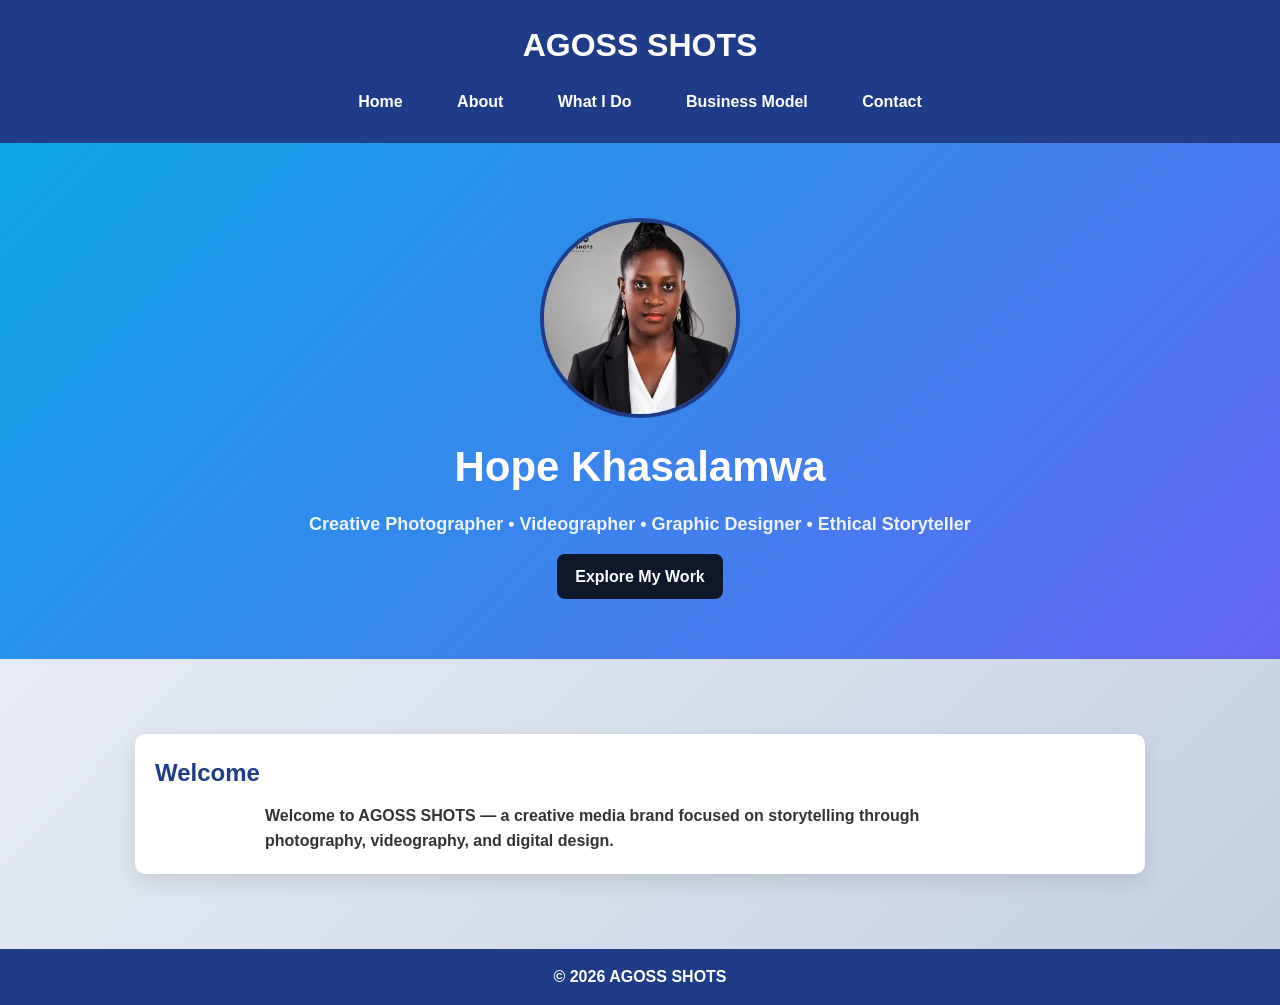
<file: final/index.html>
<!DOCTYPE html>
<html>
<head>
    <title>AGOSS SHOTS</title>
    <link rel="stylesheet" href="style.css">
</head>
<body>

<header>
    <h1>AGOSS SHOTS</h1>
    <nav>
        <a href="index.html">Home</a>
        <a href="about.html">About</a>
        <a href="whatido.html">What I Do</a>
        <a href="businessmodel.html">Business Model</a>
        <a href="contact.html">Contact</a>
    </nav>
</header>

<section class="hero">

    <!-- ROUND PROFILE IMAGE -->
    <img src="HOPE .png" width="300" class="profile-home" alt="Profile">

    <h1>Hope Khasalamwa</h1>
    <p>
        Creative Photographer • Videographer • Graphic Designer • Ethical Storyteller
    </p>

    <a href="about.html" class="btn">Explore My Work</a>

</section>

<div class="container">

    <div class="card">
        <h2>Welcome</h2>
        <p>
            Welcome to AGOSS SHOTS — a creative media brand focused on
            storytelling through photography, videography, and digital design.
        </p>
    </div>

</div>

<footer>
    <p>© 2026 AGOSS SHOTS</p>
</footer>

</body>
</html>
</file>
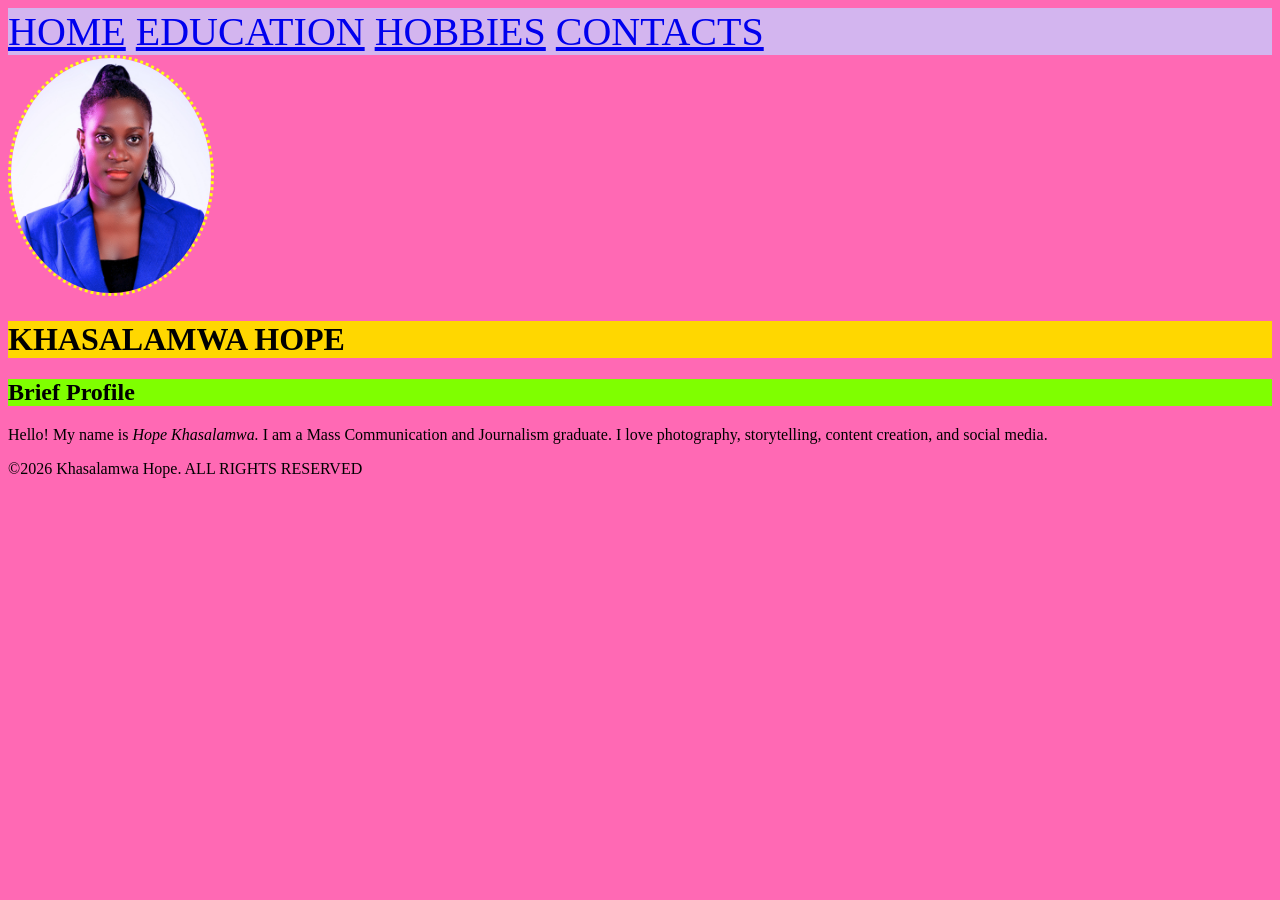
<file: HopeK/index.html>
<!DOCTYPE html>
<html>

<head>
    <title>My Personal Profile</title>
    <link rel="stylesheet" href="style.css">
</head>

<body>
<nav>
<a href="index.html">HOME</a>
<a href="education.html">EDUCATION</a>
<a href="hobbies.html">HOBBIES</a>
<a href="contacts.html">CONTACTS</a>
</nav>

    <img src="Hope.png" width="200"/>

    <h1>KHASALAMWA HOPE</h1>

    <h2>Brief Profile</h2>

    <p>
       Hello! My name is <i>Hope Khasalamwa.</i>
        I am a Mass Communication and Journalism graduate.
        I love photography, storytelling, content creation,
        and social media.
    </p>

    <footer><p>&copy;2026 Khasalamwa Hope. ALL RIGHTS RESERVED</p></footer>

</body>

</html>
</file>
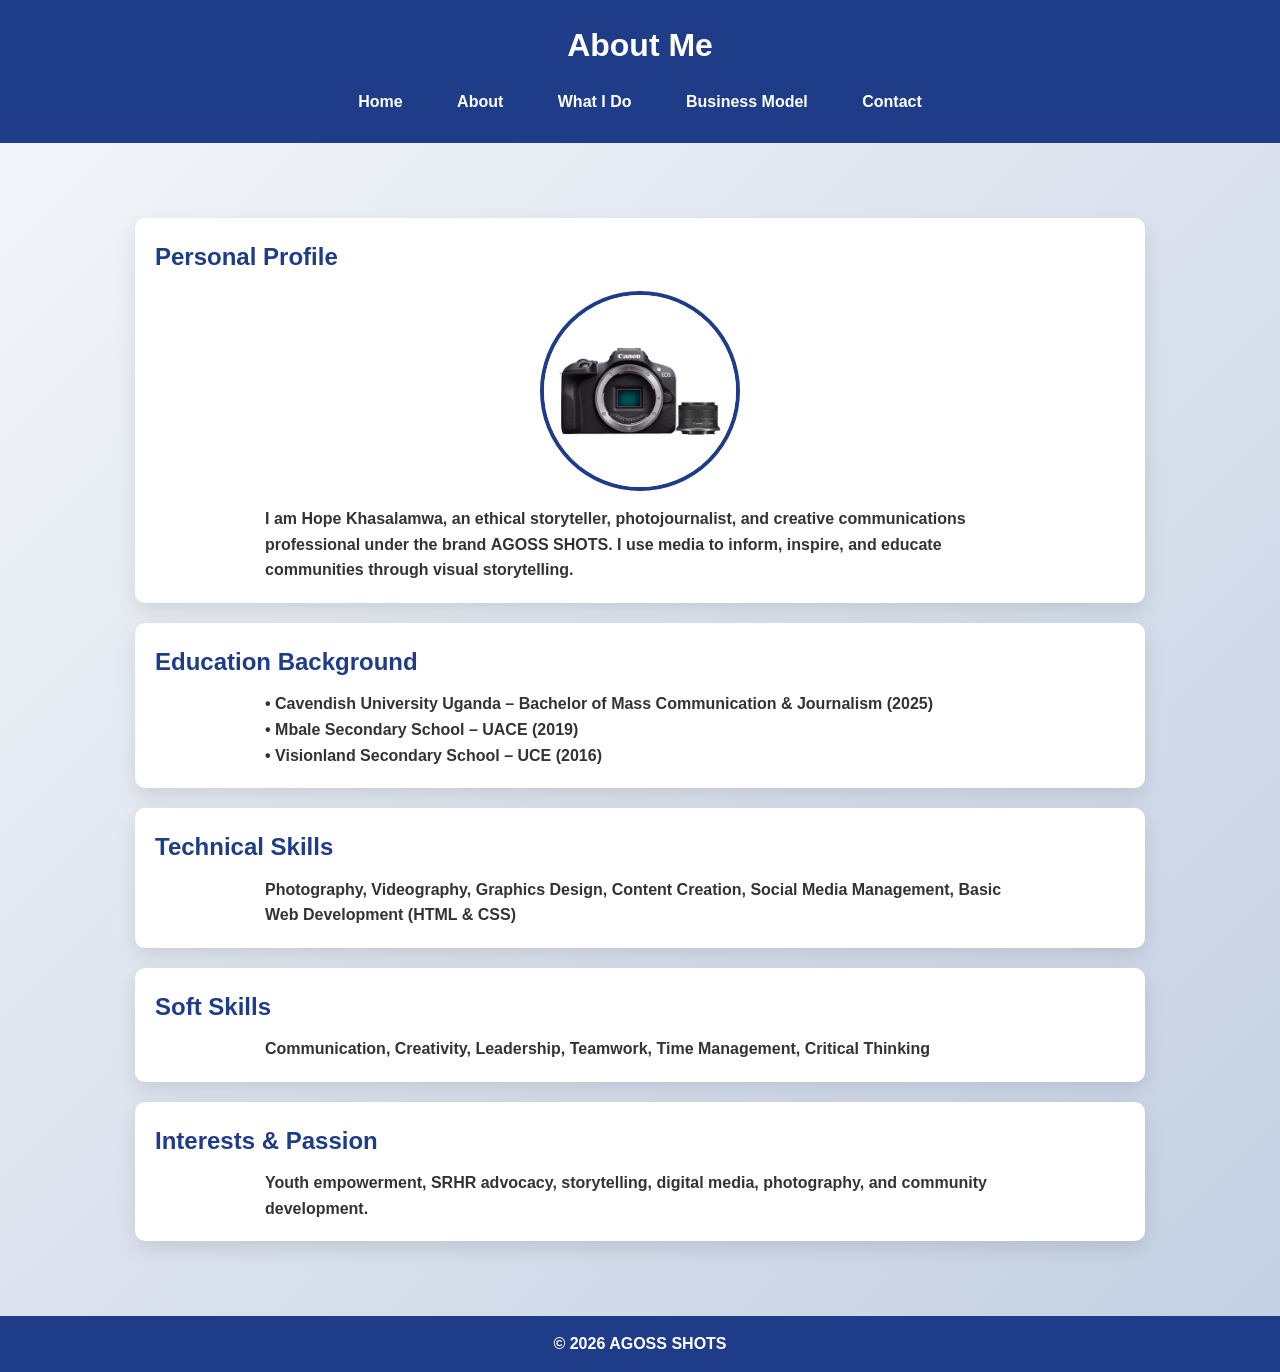
<file: final/about.html>
<!DOCTYPE html>
<html>
<head>
    <title>About Me - AGOSS SHOTS</title>
    <link rel="stylesheet" href="style.css">
</head>
<body>

<header>
    <h1>About Me</h1>

    <nav>
        <a href="index.html">Home</a>
        <a href="about.html">About</a>
        <a href="whatido.html">What I Do</a>
        <a href="businessmodel.html">Business Model</a>
        <a href="contact.html">Contact</a>
    </nav>
</header>

<div class="container">

    <!-- PROFILE SECTION -->
    <div class="card">
        <h2>Personal Profile</h2>
        <img src="Agoss.png" width="300" class="profile-home" alt="Profile">

        <p>
            I am <b>Hope Khasalamwa</b>, an ethical storyteller, photojournalist,
            and creative communications professional under the brand <b>AGOSS SHOTS</b>.
            I use media to inform, inspire, and educate communities through visual storytelling.
        </p>
    </div>

    <!-- EDUCATION -->
    <div class="card">
        <h2>Education Background</h2>

        <p>
            • Cavendish University Uganda – Bachelor of Mass Communication & Journalism (2025)<br>
            • Mbale Secondary School – UACE (2019)<br>
            • Visionland Secondary School – UCE (2016)
        </p>
    </div>

    <!-- SKILLS -->
    <div class="card">
        <h2>Technical Skills</h2>

        <p>
            Photography, Videography, Graphics Design, Content Creation,
            Social Media Management, Basic Web Development (HTML & CSS)
        </p>
    </div>

    <!-- SOFT SKILLS -->
    <div class="card">
        <h2>Soft Skills</h2>

        <p>
            Communication, Creativity, Leadership, Teamwork, Time Management,
            Critical Thinking
        </p>
    </div>

    <!-- INTERESTS -->
    <div class="card">
        <h2>Interests & Passion</h2>

        <p>
            Youth empowerment, SRHR advocacy, storytelling, digital media,
            photography, and community development.
        </p>
    </div>

</div>

<footer>
    <p>© 2026 AGOSS SHOTS</p>
</footer>

</body>
</html>
</file>
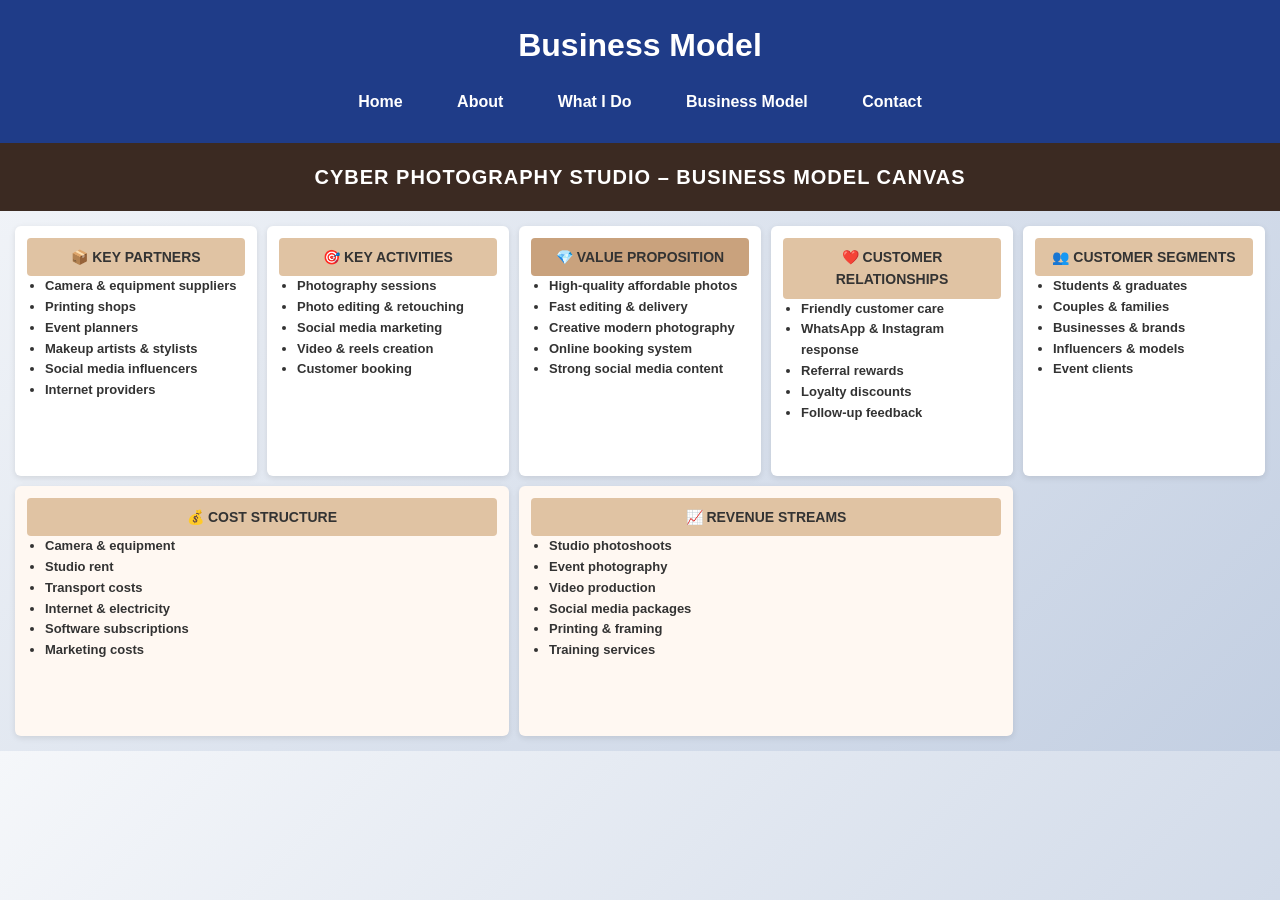
<file: final/businessmodel.html>
<!DOCTYPE html>
<html>
<head>
    <title>Cyber Photography Studio - Business Model Canvas</title>
    <link rel="stylesheet" href="style.css">
</head>

<body>
    <header>
<h1>Business Model</h1>
         <nav>
        <a href="index.html">Home</a>
        <a href="about.html">About</a>
        <a href="whatido.html">What I Do</a>
        <a href="businessmodel.html">Business Model</a>
        <a href="contact.html">Contact</a>
    </nav>
    </header>

<div class="title-bar">
    CYBER PHOTOGRAPHY STUDIO – BUSINESS MODEL CANVAS
</div>

<div class="canvas">

    <!-- TOP ROW -->
    <div class="box">
        <h3>📦 KEY PARTNERS</h3>
        <ul>
            <li>Camera & equipment suppliers</li>
            <li>Printing shops</li>
            <li>Event planners</li>
            <li>Makeup artists & stylists</li>
            <li>Social media influencers</li>
            <li>Internet providers</li>
        </ul>
    </div>

    <div class="box">
        <h3>🎯 KEY ACTIVITIES</h3>
        <ul>
            <li>Photography sessions</li>
            <li>Photo editing & retouching</li>
            <li>Social media marketing</li>
            <li>Video & reels creation</li>
            <li>Customer booking</li>
        </ul>
    </div>

    <div class="box highlight">
        <h3>💎 VALUE PROPOSITION</h3>
        <ul>
            <li>High-quality affordable photos</li>
            <li>Fast editing & delivery</li>
            <li>Creative modern photography</li>
            <li>Online booking system</li>
            <li>Strong social media content</li>
        </ul>
    </div>

    <div class="box">
        <h3>❤️ CUSTOMER RELATIONSHIPS</h3>
        <ul>
            <li>Friendly customer care</li>
            <li>WhatsApp & Instagram response</li>
            <li>Referral rewards</li>
            <li>Loyalty discounts</li>
            <li>Follow-up feedback</li>
        </ul>
    </div>

    <div class="box">
        <h3>👥 CUSTOMER SEGMENTS</h3>
        <ul>
            <li>Students & graduates</li>
            <li>Couples & families</li>
            <li>Businesses & brands</li>
            <li>Influencers & models</li>
            <li>Event clients</li>
        </ul>
    </div>

    <!-- BOTTOM ROW -->
    <div class="box bottom">
        <h3>💰 COST STRUCTURE</h3>
        <ul>
            <li>Camera & equipment</li>
            <li>Studio rent</li>
            <li>Transport costs</li>
            <li>Internet & electricity</li>
            <li>Software subscriptions</li>
            <li>Marketing costs</li>
        </ul>
    </div>

    <div class="box bottom">
        <h3>📈 REVENUE STREAMS</h3>
        <ul>
            <li>Studio photoshoots</li>
            <li>Event photography</li>
            <li>Video production</li>
            <li>Social media packages</li>
            <li>Printing & framing</li>
            <li>Training services</li>
        </ul>
    </div>

</div>

</body>
</html>
</file>
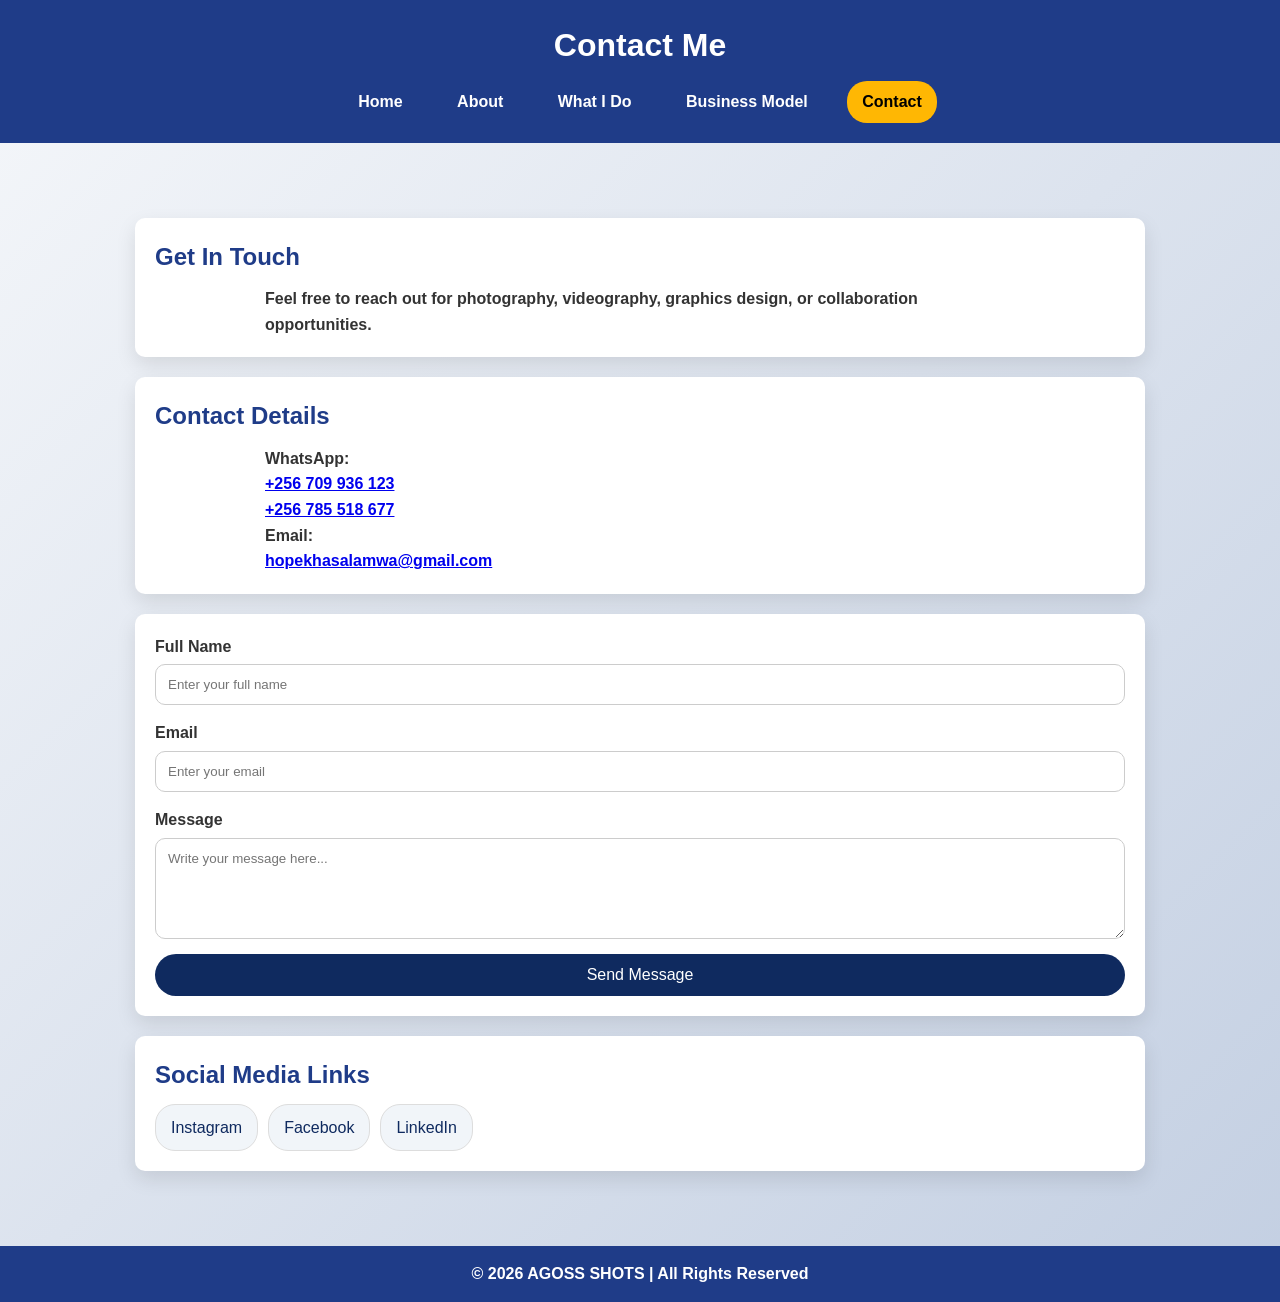
<file: final/contact.html>
<!DOCTYPE html>
<html lang="en">
<head>
    <meta charset="UTF-8">
    <title>Contact - AGOSS SHOTS</title>
    <link rel="stylesheet" href="style.css">
</head>

<body>

<!-- HEADER -->
<header>
    <h1>Contact Me</h1>

    <nav>
        <a href="index.html">Home</a>
        <a href="about.html">About</a>
        <a href="whatido.html">What I Do</a>
        <a href="businessmodel.html">Business Model</a>
        <a href="contact.html" class="active">Contact</a>
    </nav>
</header>

<!-- MAIN CONTENT -->
<main class="container">

    <!-- CONTACT INTRO -->
    <section class="card">
        <h2>Get In Touch</h2>
        <p>
            Feel free to reach out for photography, videography,
            graphics design, or collaboration opportunities.
        </p>
    </section>

    <!-- CONTACT DETAILS -->
    <section class="card">
        <h2>Contact Details</h2>

        <p><strong>WhatsApp:</strong></p>
        <p>
            <a href="https://wa.me/256709936123" target="_blank">+256 709 936 123</a><br>
            <a href="https://wa.me/256785518677" target="_blank">+256 785 518 677</a>
        </p>

        <p><strong>Email:</strong></p>
        <p>
            <a href="mailto:hopekhasalamwa@gmail.com">
                hopekhasalamwa@gmail.com
            </a>
        </p>
    </section>

    <!-- CONTACT FORM -->
    <section class="card form-card">
       <form action="https://formspree.io/f/xxxxxx" method="POST">

    <label>Full Name</label>
    <input type="text" name="name" placeholder="Enter your full name" required>

    <label>Email</label>
    <input type="email" name="email" placeholder="Enter your email" required>

    <label>Message</label>
    <textarea name="message" rows="5" placeholder="Write your message here..." required></textarea>

    <button type="submit">Send Message</button>
</form>
    </section>

    <!-- SOCIAL MEDIA -->
    <section class="card">
        <h2>Social Media Links</h2>

        <div class="social-links">
            <a href="https://www.instagram.com/khasalamwa_hope" target="_blank">Instagram</a>
            <a href="https://www.facebook.com/profile.php?id=100004660636296" target="_blank">Facebook</a>
            <a href="https://www.linkedin.com/in/hope-khasalamwa-84884838a/" target="_blank">LinkedIn</a>
        </div>
    </section>

</main>

<!-- FOOTER -->
<footer>
    <p>© 2026 AGOSS SHOTS | All Rights Reserved</p>
</footer>

</body>
</html>
</file>
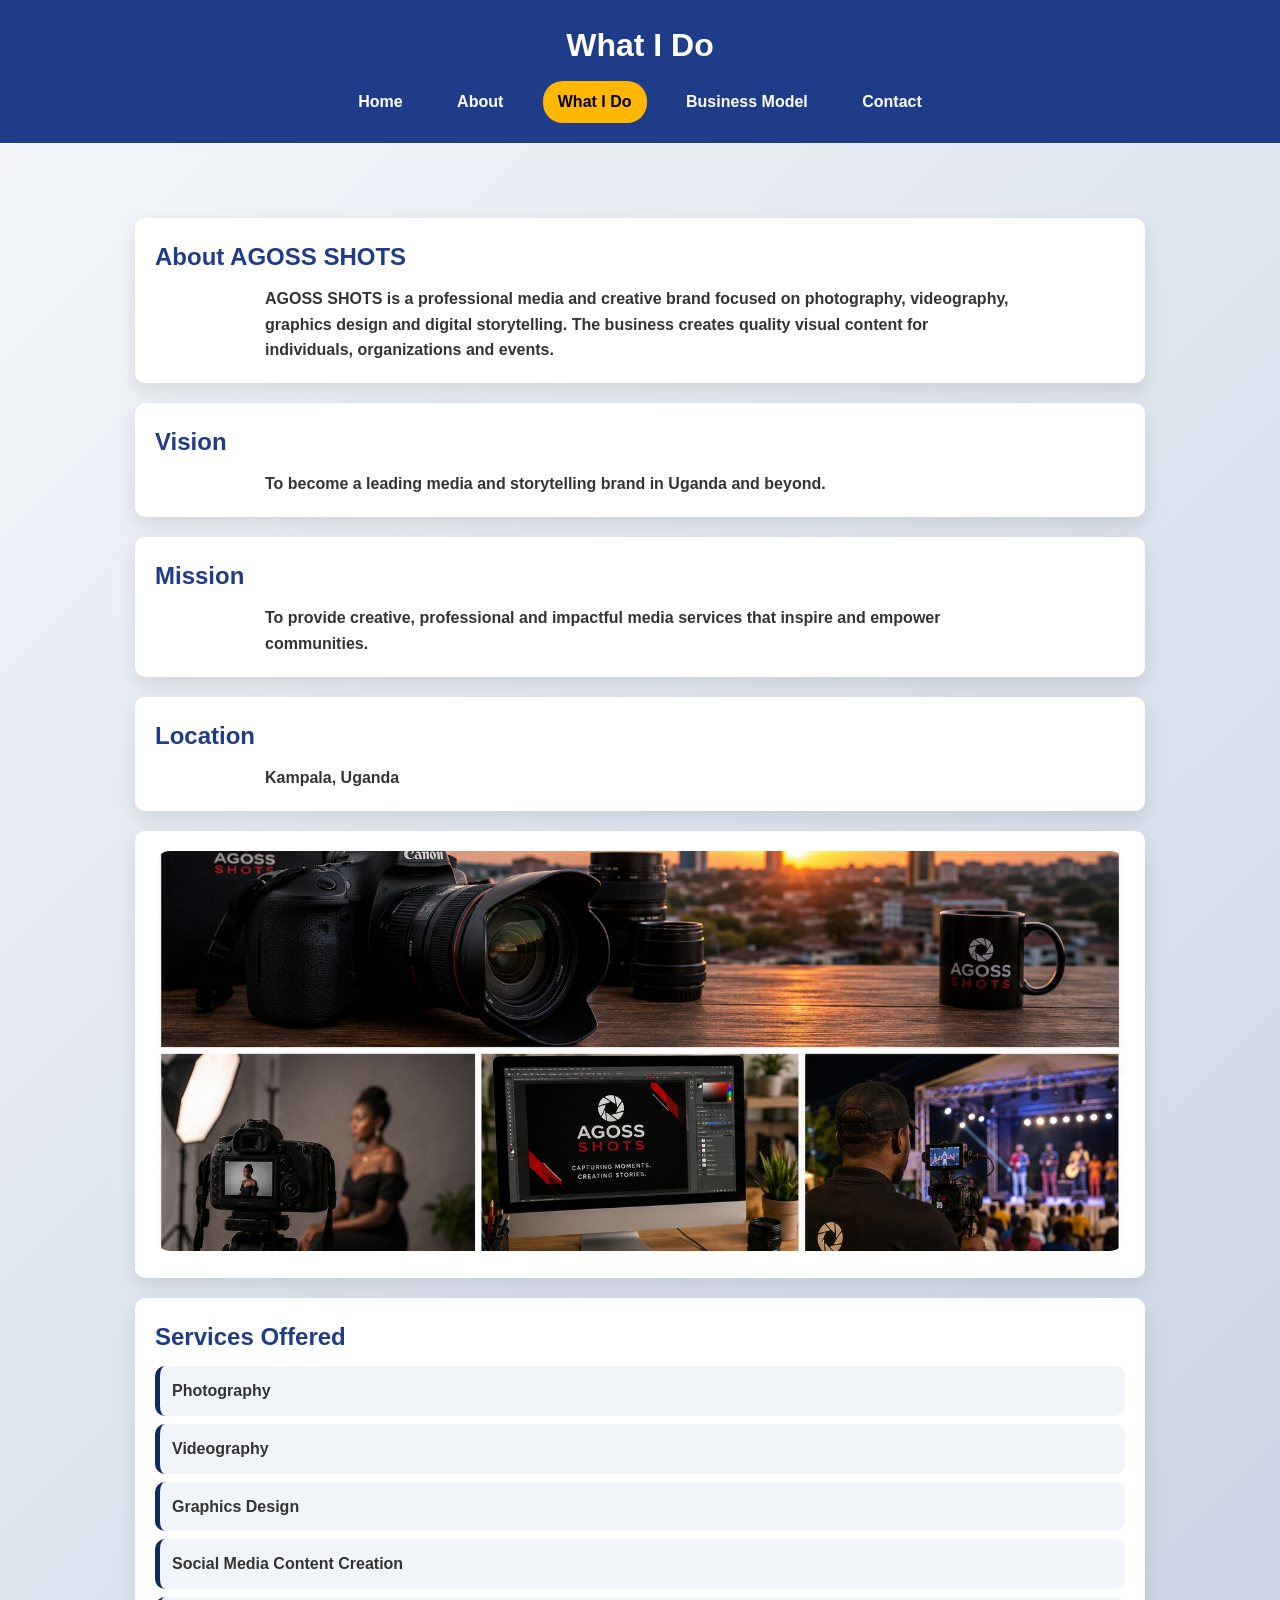
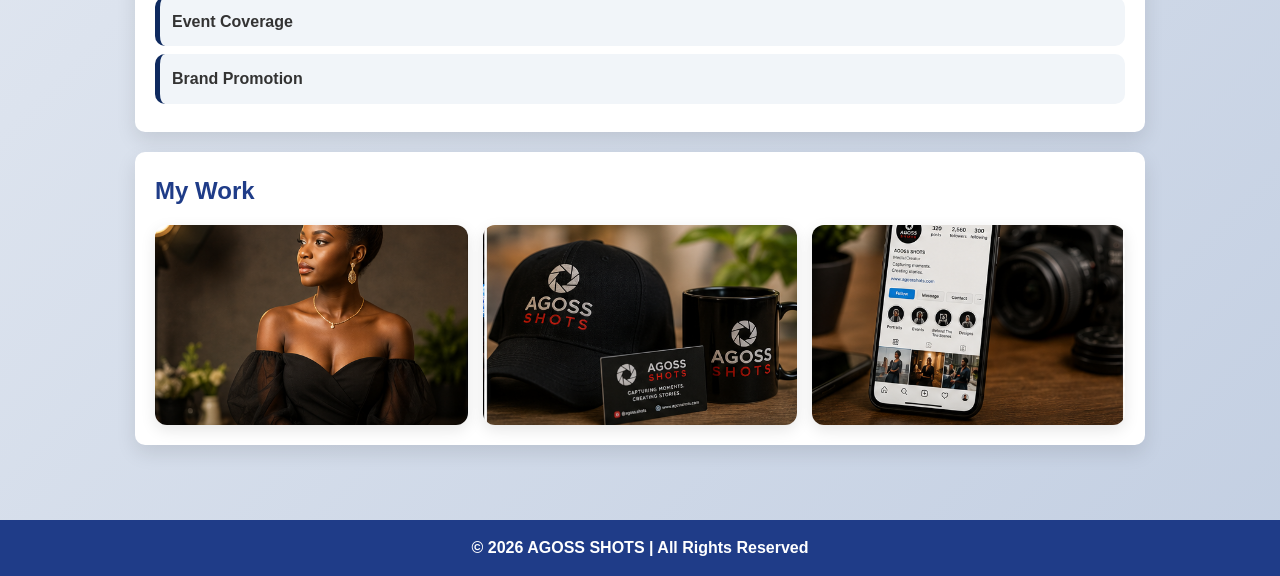
<file: final/whatido.html>
<!DOCTYPE html>
<html lang="en">
<head>
    <meta charset="UTF-8">
    <title>What I Do - AGOSS SHOTS</title>
    <link rel="stylesheet" href="style.css">
</head>

<body>

<!-- HEADER -->
<header>
    <h1>What I Do</h1>

    <nav>
        <a href="index.html">Home</a>
        <a href="about.html">About</a>
        <a href="whatido.html" class="active">What I Do</a>
        <a href="businessmodel.html">Business Model</a>
        <a href="contact.html">Contact</a>
    </nav>
</header>

<!-- MAIN CONTENT -->
<main class="container">

    <!-- ABOUT BRAND -->
    <section class="card">
        <h2>About AGOSS SHOTS</h2>
        <p>
            AGOSS SHOTS is a professional media and creative brand focused on
            photography, videography, graphics design and digital storytelling.
            The business creates quality visual content for individuals,
            organizations and events.
        </p>
    </section>

    <!-- VISION -->
    <section class="card">
        <h2>Vision</h2>
        <p>To become a leading media and storytelling brand in Uganda and beyond.</p>
    </section>

    <!-- MISSION -->
    <section class="card">
        <h2>Mission</h2>
        <p>
            To provide creative, professional and impactful media services that
            inspire and empower communities.
        </p>
    </section>

    <!-- LOCATION -->
    <section class="card">
        <h2>Location</h2>
        <p>Kampala, Uganda</p>
    </section>

    <!-- BANNER IMAGE -->
    <section class="card image-card">
        <img src="agoss 3.png" alt="Photography Work" class="banner-image">
    </section>

    <!-- SERVICES -->
    <section class="card">
        <h2>Services Offered</h2>
        <ul class="services-list">
            <li>Photography</li>
            <li>Videography</li>
            <li>Graphics Design</li>
            <li>Social Media Content Creation</li>
            <li>Event Coverage</li>
            <li>Brand Promotion</li>
        </ul>
    </section>

    <!-- GALLERY -->
    <section class="card">
        <h2>My Work</h2>

        <div class="gallery">
            <img src="Agoss Photography.png" alt="Photography Work">
            <img src="Agoss Graphics.png" alt="Graphics Design">
            <img src="Agoss Content Creation.png" alt="Content Creation">
        </div>
    </section>

</main>

<!-- FOOTER -->
<footer>
    <p>© 2026 AGOSS SHOTS | All Rights Reserved</p>
</footer>

</body>
</html>
</file>
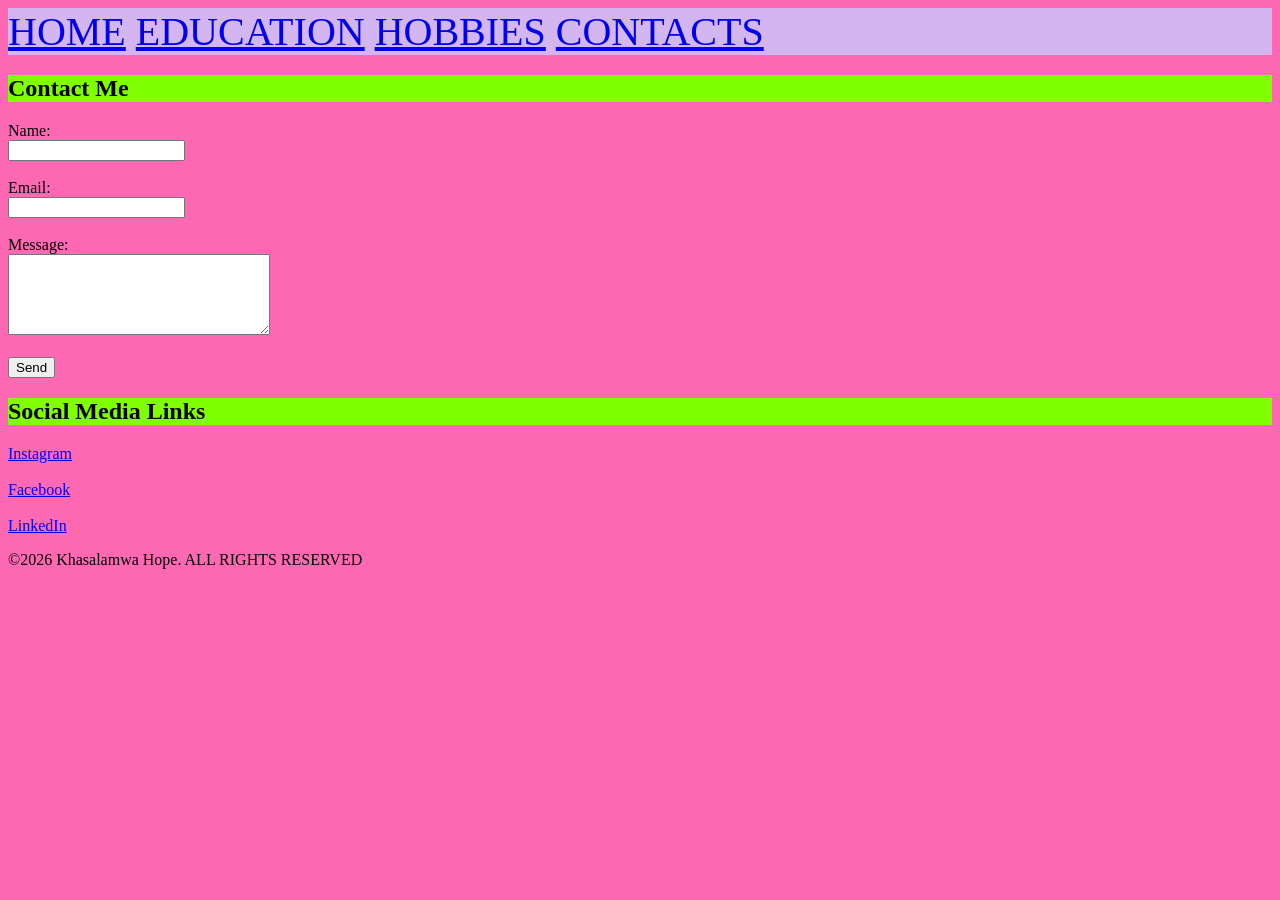
<file: HopeK/contacts.html>
<!DOCTYPE html>
<html>

<head>
    <title>My Personal Profile</title>
    <link rel="stylesheet" href="style.css">
</head>

<body>
<nav>
<a href="index.html">HOME</a>
<a href="education.html">EDUCATION</a>
<a href="hobbies.html">HOBBIES</a>
<a href="contacts.html">CONTACTS</a>
</nav>

    <h2>Contact Me</h2>

   <form>

    <label>Name:</label><br>
    <input type="text"><br><br>

    <label>Email:</label><br>
    <input type="email"><br><br>

    <label>Message:</label><br>
    <textarea rows="5" cols="30"></textarea><br><br>

    <button>Send</button>

</form>

    <h2>Social Media Links</h2>

    <a href="https://www.instagram.com/khasalamwa_hope?utm_source=ig_web_button_share_sheet&igsh=ZDNlZDc0MzIxNw==">Instagram</a>

    <br><br>

    <a href="https://www.facebook.com/profile.php?id=100004660636296">Facebook</a>

    <br><br>

    <a href="https://www.linkedin.com/in/hope-khasalamwa-84884838a/">LinkedIn</a>

    <footer><p>&copy;2026 Khasalamwa Hope. ALL RIGHTS RESERVED</p></footer>

</body>

</html>
</file>
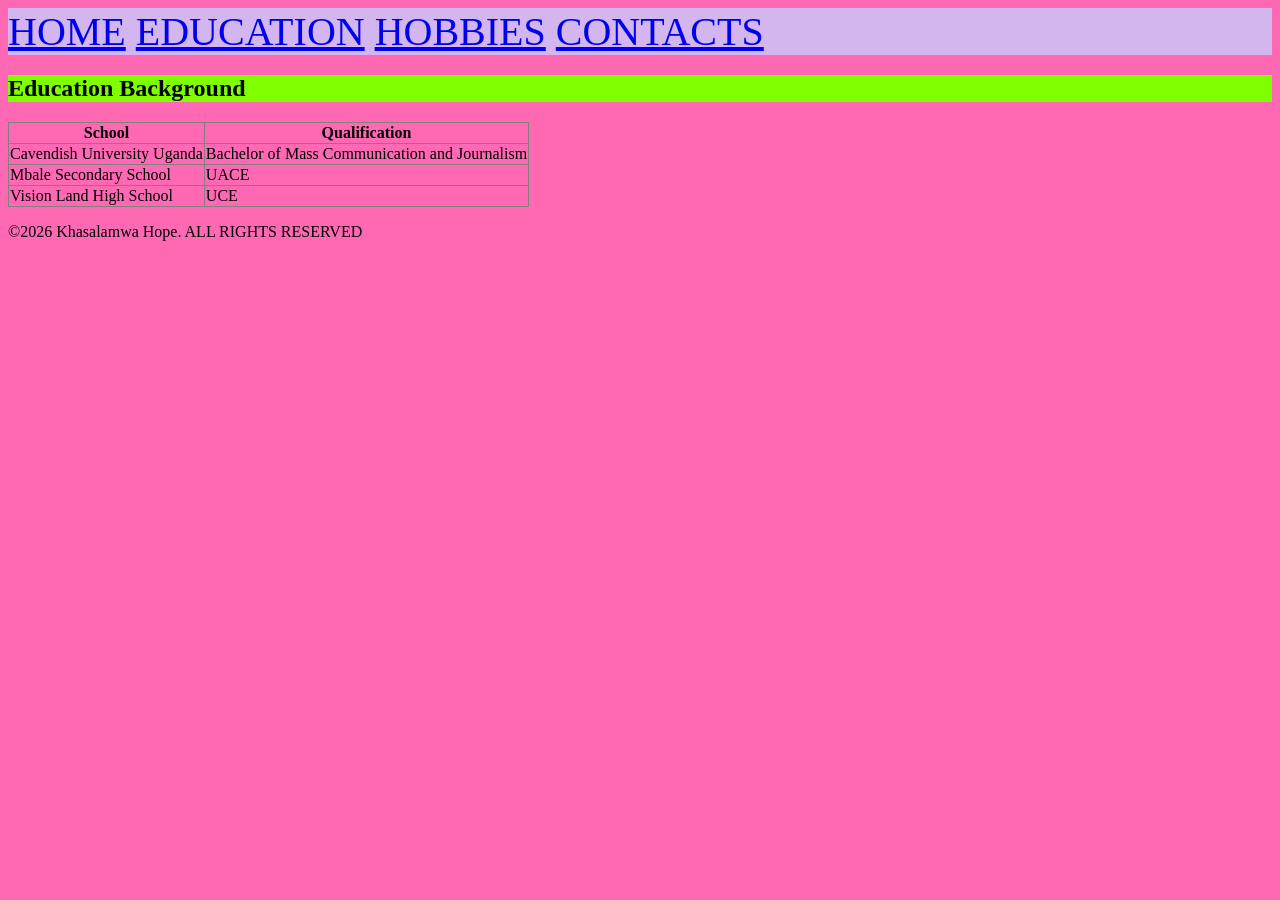
<file: HopeK/education.html>
<!DOCTYPE html>
<html>

<head>
    <title>My Personal Profile</title>
    <link rel="stylesheet" href="style.css">
</head>

<body>
<nav>
<a href="index.html">HOME</a>
<a href="education.html">EDUCATION</a>
<a href="hobbies.html">HOBBIES</a>
<a href="contacts.html">CONTACTS</a>
</nav>

    <h2>Education Background</h2>

    <table border="1" style="border-collapse: collapse;">

        <tr>
            <th>School</th>
            <th>Qualification</th>
        </tr>

        <tr>
            <td>Cavendish University Uganda</td>
            <td>Bachelor of Mass Communication and Journalism</td>
        </tr>

        <tr>
            <td>Mbale Secondary School</td>
            <td>UACE</td>
        </tr>

        <tr>
            <td>Vision Land High School</td>
            <td>UCE</td>
        </tr>
</table>
    <footer><p>&copy;2026 Khasalamwa Hope. ALL RIGHTS RESERVED</p></footer>

</body>

</html>
</file>
<file: final/style.css>
body {
    font-weight: 600;
}

nav a:hover {
    color: #38bdf8;
}

/* MAIN CONTAINER (FIX TEXT GOING FULL SCREEN) */
.container {
    max-width: 900px;
    margin: auto;
    padding: 25px;
}

/* CARD DESIGN */
.card {
    background: white;
    padding: 20px;
    margin: 20px 0;
    border-radius: 12px;
    box-shadow: 0 5px 15px rgba(0,0,0,0.08);
}

/* HERO SECTION */
.hero {
    text-align: center;
    padding: 70px 20px;
    background: linear-gradient(135deg, #0ea5e9, #6366f1);
    color: white;
}

.hero h1 {
    font-size: 42px;
    margin-bottom: 10px;
}

.hero p {
    font-size: 18px;
    opacity: 0.9;
}

/* ROUND IMAGE (HOME PAGE) */
.profile-home {
    width: 170px;
    height: 170px;
    border-radius: 50%;
    object-fit: cover;
    border: 5px solid white;
    margin-bottom: 15px;
}

/* BUTTON */
.btn {
    display: inline-block;
    padding: 10px 18px;
    background: #0f172a;
    color: white;
    text-decoration: none;
    border-radius: 8px;
    margin-top: 15px;
}

.btn:hover {
    background: #38bdf8;
}

/* TEXT CONTROL (PREVENT WORDS STRETCHING ACROSS SCREEN) */
p {
    max-width: 750px;
    margin: auto;
}

/* FOOTER */
footer {
    background: #0f172a;
    color: white;
    text-align: center;
    padding: 20px;
    margin-top: 40px;
}

body {
    font-family: Arial, sans-serif;
    margin: 0;
    background: #f2f2f2;
}

/* TITLE BAR */
.title-bar {
    background: #3b2a22;
    color: white;
    text-align: center;
    padding: 18px;
    font-size: 20px;
    font-weight: bold;
    letter-spacing: 1px;
}

/* MAIN GRID */
.canvas {
    display: grid;
    grid-template-columns: repeat(5, 1fr);
    gap: 10px;
    padding: 15px;
}

/* BOX DESIGN */
.box {
    background: white;
    padding: 12px;
    border-radius: 6px;
    box-shadow: 0 2px 6px rgba(0,0,0,0.1);
    min-height: 250px;
}

/* HEADINGS */
.box h3 {
    margin-top: 0;
    font-size: 14px;
    text-align: center;
    padding: 8px;
    background: #e0c3a3;
    border-radius: 4px;
}

/* LIST STYLE */
.box ul {
    padding-left: 18px;
    font-size: 13px;
}

/* SPECIAL CENTER VALUE PROPOSITION */
.highlight h3 {
    background: #c9a27d;
}

/* POSITIONING LIKE REAL CANVAS */
.box:nth-child(1) { grid-column: 1; }
.box:nth-child(2) { grid-column: 2; }
.box:nth-child(3) { grid-column: 3; }
.box:nth-child(4) { grid-column: 4; }
.box:nth-child(5) { grid-column: 5; }

/* BOTTOM ROW */
.bottom {
    grid-column: span 2;
    background: #fff8f2;
}

/* RESET */
* {
    margin: 0;
    padding: 0;
    box-sizing: border-box;
    font-family: Arial, Helvetica, sans-serif;
}

/* BODY */
body {
    background: linear-gradient(135deg, #f5f7fa, #c3cfe2);
    color: #333;
    line-height: 1.6;
}

/* HEADER */
header {
    background: #1f3c88;
    color: white;
    padding: 20px;
    text-align: center;
}

/* NAVIGATION */
nav {
    margin-top: 10px;
}

nav a {
    text-decoration: none;
    color: white;
    margin: 0 10px;
    padding: 8px 15px;
    border-radius: 20px;
    transition: 0.3s ease;
    display: inline-block;
}

nav a:hover {
    background: #ffcc00;
    color: #000;
}

/* CONTAINER */
.container {
    width: 90%;
    max-width: 1100px;
    margin: 30px auto;
}

/* CARDS */
.card {
    background: white;
    padding: 20px;
    margin-bottom: 20px;
    border-radius: 15px;
    box-shadow: 0 8px 20px rgba(0,0,0,0.1);
    transition: transform 0.3s ease;
}

.card:hover {
    transform: translateY(-5px);
}

/* HEADINGS */
.card h2 {
    color: #1f3c88;
    margin-bottom: 10px;
}

/* PROFILE IMAGE */
.profile-home {
    width: 150px;
    height: 150px;
    border-radius: 50%;
    object-fit: cover;
    display: block;
    margin: 15px auto;
    border: 4px solid #1f3c88;
}

/* TEXT */
.card p {
    font-size: 16px;
}

/* FOOTER */
footer {
    text-align: center;
    padding: 15px;
    background: #1f3c88;
    color: white;
    margin-top: 20px;
}

/* RESPONSIVE DESIGN */
@media (max-width: 768px) {
    nav a {
        display: block;
        margin: 8px auto;
    }

    .card {
        padding: 15px;
    }
}

/* ACTIVE NAV */
nav a.active {
    background: #ffb703;
    color: black;
}

/* IMAGE BANNER */
.banner-image {
    width: 100%;
    max-height: 400px;
    object-fit: cover;
    border-radius: 15px;
}

/* SERVICES LIST */
.services-list {
    list-style: none;
    padding-left: 0;
}

.services-list li {
    background: #f1f5f9;
    margin: 8px 0;
    padding: 12px;
    border-radius: 10px;
    border-left: 5px solid #0f2a5f;
}

/* GALLERY */
.gallery {
    display: grid;
    grid-template-columns: repeat(auto-fit, minmax(220px, 1fr));
    gap: 15px;
    margin-top: 15px;
}

.gallery img {
    width: 100%;
    height: 200px;
    object-fit: cover;
    border-radius: 12px;
    transition: 0.3s ease;
    box-shadow: 0 5px 15px rgba(0,0,0,0.1);
}

.gallery img:hover {
    transform: scale(1.05);
}

/* IMAGE CARD */
.image-card {
    padding: 10px;
}

/* SECTION SPACING IMPROVEMENT */
section {
    margin-bottom: 20px;
}

/* FORM CARD */
.form-card form {
    display: flex;
    flex-direction: column;
}

/* INPUT FIELDS */
form input,
form textarea {
    width: 100%;
    padding: 12px;
    margin-top: 5px;
    margin-bottom: 15px;
    border: 1px solid #ccc;
    border-radius: 10px;
    outline: none;
    transition: 0.3s;
}

form input:focus,
form textarea:focus {
    border-color: #0f2a5f;
    box-shadow: 0 0 5px rgba(15, 42, 95, 0.3);
}

/* BUTTON */
form button {
    background: #0f2a5f;
    color: white;
    padding: 12px;
    border: none;
    border-radius: 25px;
    cursor: pointer;
    transition: 0.3s;
    font-size: 16px;
}

form button:hover {
    background: #ffb703;
    color: black;
}

/* SOCIAL LINKS */
.social-links {
    display: flex;
    gap: 10px;
    flex-wrap: wrap;
}

.social-links a {
    text-decoration: none;
    background: #f1f5f9;
    padding: 10px 15px;
    border-radius: 20px;
    color: #0f2a5f;
    font-weight: 500;
    transition: 0.3s;
    border: 1px solid #ddd;
}

.social-links a:hover {
    background: #0f2a5f;
    color: white;
}

.hero {
    text-align: center;
    padding: 60px 20px;
    animation: fadeIn 1.5s ease-in-out;
}

@keyframes fadeIn {
    from {
        opacity: 0;
        transform: translateY(30px);
    }
    to {
        opacity: 1;
        transform: translateY(0);
    }
}

.profile-home {
    width: 200px;
    height: 200px;
    border-radius: 50%;
    object-fit: cover;
    animation: zoomIn 1.2s ease-in-out;
}

@keyframes zoomIn {
    from {
        transform: scale(0.5);
        opacity: 0;
    }
    to {
        transform: scale(1);
        opacity: 1;
    }
}

.card {
    background: white;
    padding: 20px;
    margin: 20px;
    border-radius: 10px;

    animation: fadeUp 1s ease;
}

@keyframes fadeUp {
    from {
        opacity: 0;
        transform: translateY(40px);
    }

    to {
        opacity: 1;
        transform: translateY(0);
    }
}

.box {
    opacity: 0;
    transform: translateY(40px);
    animation: fadeBox 1s ease forwards;
}

/* DELAY EACH BOX */
.box:nth-child(1) { animation-delay: 0.2s; }
.box:nth-child(2) { animation-delay: 0.4s; }
.box:nth-child(3) { animation-delay: 0.6s; }
.box:nth-child(4) { animation-delay: 0.8s; }
.box:nth-child(5) { animation-delay: 1s; }
.box:nth-child(6) { animation-delay: 1.2s; }
.box:nth-child(7) { animation-delay: 1.4s; }

@keyframes fadeBox {
    to {
        opacity: 1;
        transform: translateY(0);
    }
}

.title-bar {
    animation: slideDown 1s ease;
}

@keyframes slideDown {
    from {
        opacity: 0;
        transform: translateY(-50px);
    }

    to {
        opacity: 1;
        transform: translateY(0);
    }
}
</file>
<file: HopeK/style.css>
body{
    background-color: hotpink;
}
nav{
    background-color: rgb(211, 181, 239);
    font-size: 40px;
    font-style: normal;
}
img{
    border-radius: calc(50%);
    border-style: dotted;
    border-color: rgb(255, 255, 15);
}
h1{
    background-color: gold;
}
h2{
    background-color: chartreuse;
}
</file>
